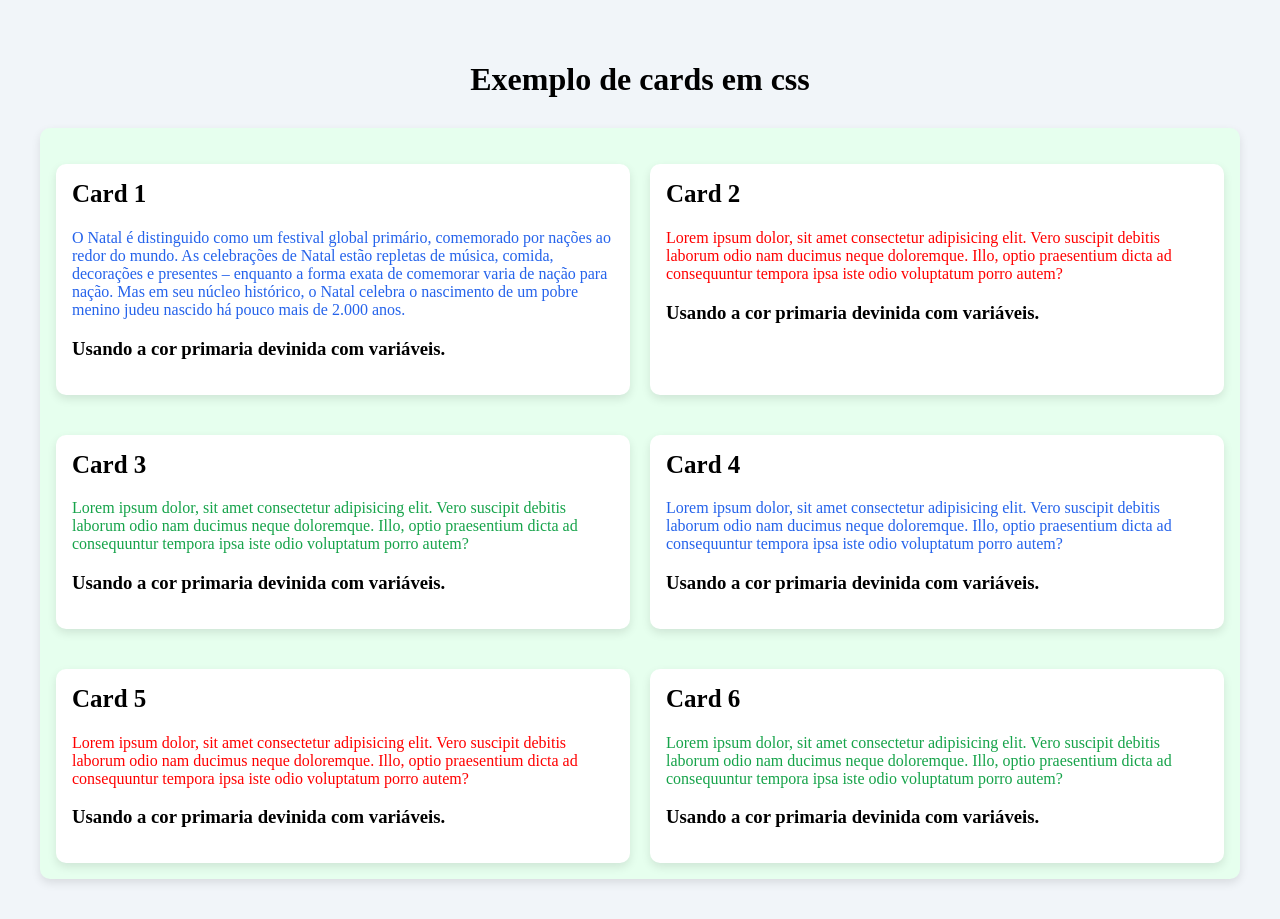
<file: AULA_5/index.html>
<!DOCTYPE html>
<html lang="pt-br">
<head>
    <meta charset="UTF-8">
    <meta name="viewport" content="width= , initial-scale=1.0">
    <title>VARIÁVEIS EM CSS</title>
    <link rel="stylesheet" href="style.css">
</head>
<body>

    <!--(ctrl + A ) ---- shift + alt + F   -->

<body>
    <div id="google_translate_element"></div>
    <h1>Exemplo de cards em css</h1>

    <div class="cards">


        <div class="card_azul">

            <h2>Card 1</h2>
            <p>O Natal é distinguido como um festival global primário, comemorado por nações ao redor do mundo. As celebrações de Natal estão repletas de música, comida, decorações e presentes – enquanto a forma exata de comemorar varia de nação para nação. Mas em seu núcleo histórico, o Natal celebra o nascimento de um pobre menino judeu nascido há pouco mais de 2.000 anos.</p>

            <h3>Usando a cor primaria devinida com variáveis.</h3>

        </div>




        <div class="card_verde">

            <h2>Card 2</h2>
            <p>Lorem ipsum dolor, sit amet consectetur adipisicing elit. Vero suscipit debitis laborum odio nam ducimus
                neque doloremque. Illo, optio praesentium dicta ad consequuntur tempora ipsa iste odio voluptatum porro
                autem?</p>

            <h3>Usando a cor primaria devinida com variáveis.</h3>

        </div>

        <div class="card_vermelho">

            <h2>Card 3</h2>
            <p>Lorem ipsum dolor, sit amet consectetur adipisicing elit. Vero suscipit debitis laborum odio nam ducimus
                neque doloremque. Illo, optio praesentium dicta ad consequuntur tempora ipsa iste odio voluptatum porro
                autem?</p>

            <h3>Usando a cor primaria devinida com variáveis.</h3>

        </div>


        <div class="card_azul">

            <h2>Card 4</h2>
            <p>Lorem ipsum dolor, sit amet consectetur adipisicing elit. Vero suscipit debitis laborum odio nam ducimus
                neque doloremque. Illo, optio praesentium dicta ad consequuntur tempora ipsa iste odio voluptatum porro
                autem?</p>

            <h3>Usando a cor primaria devinida com variáveis.</h3>

        </div>




        <div class="card_verde">

            <h2>Card 5</h2>
            <p>Lorem ipsum dolor, sit amet consectetur adipisicing elit. Vero suscipit debitis laborum odio nam ducimus
                neque doloremque. Illo, optio praesentium dicta ad consequuntur tempora ipsa iste odio voluptatum porro
                autem?</p>

            <h3>Usando a cor primaria devinida com variáveis.</h3>

        </div>

        <div class="card_vermelho">

            <h2>Card 6</h2>
            <p>Lorem ipsum dolor, sit amet consectetur adipisicing elit. Vero suscipit debitis laborum odio nam ducimus
                neque doloremque. Illo, optio praesentium dicta ad consequuntur tempora ipsa iste odio voluptatum porro
                autem?</p>

            <h3>Usando a cor primaria devinida com variáveis.</h3>

        </div>




     



    </div>


    <script type="text/javascript">
        function googleTranslateElementInit() {
          new google.translate.TranslateElement({pageLanguage: 'en'}, 'google_translate_element');
        }
        </script>


</body>
</html>
</file>
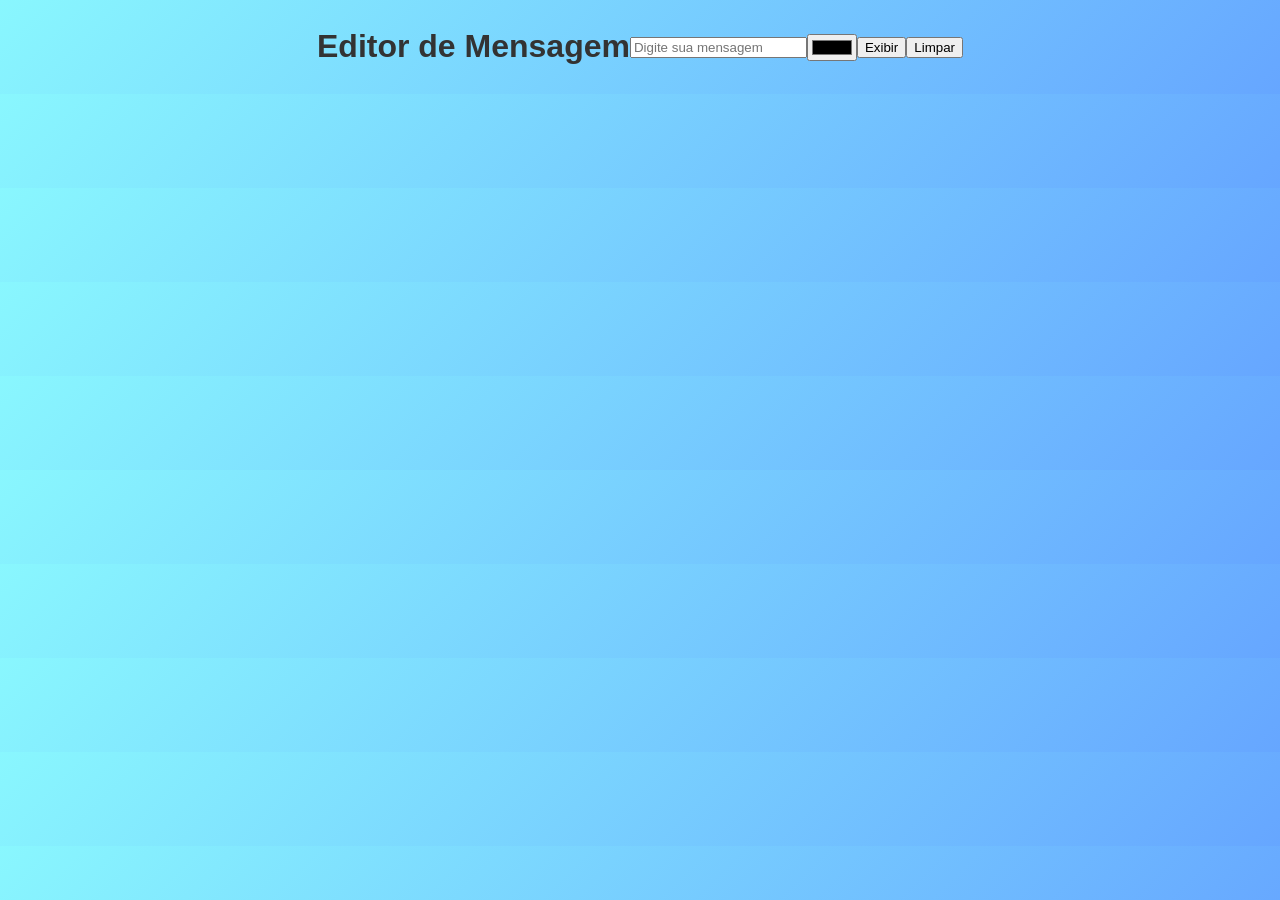
<file: AULA_7/index.html>
<!--- index.html----->

<!DOCTYPE html>
<html lang="pt-br">
<head>
    <meta charset="UTF-8">
    <title>Editor de Mensagem</title>
   <link rel="stylesheet" href="estilo.css">
   
</head>
<body>


    <h1>Editor de Mensagem</h1>


    <input type="text" id="texto" placeholder="Digite sua mensagem">


    <input type="color" id="cor">


    <br><br>


    <button id="btnExibir">Exibir</button>
    <button id="btnLimpar">Limpar</button>


    <p id="resultado"></p>


    <script src="script.js"></script>


</body>
</html>
</file>
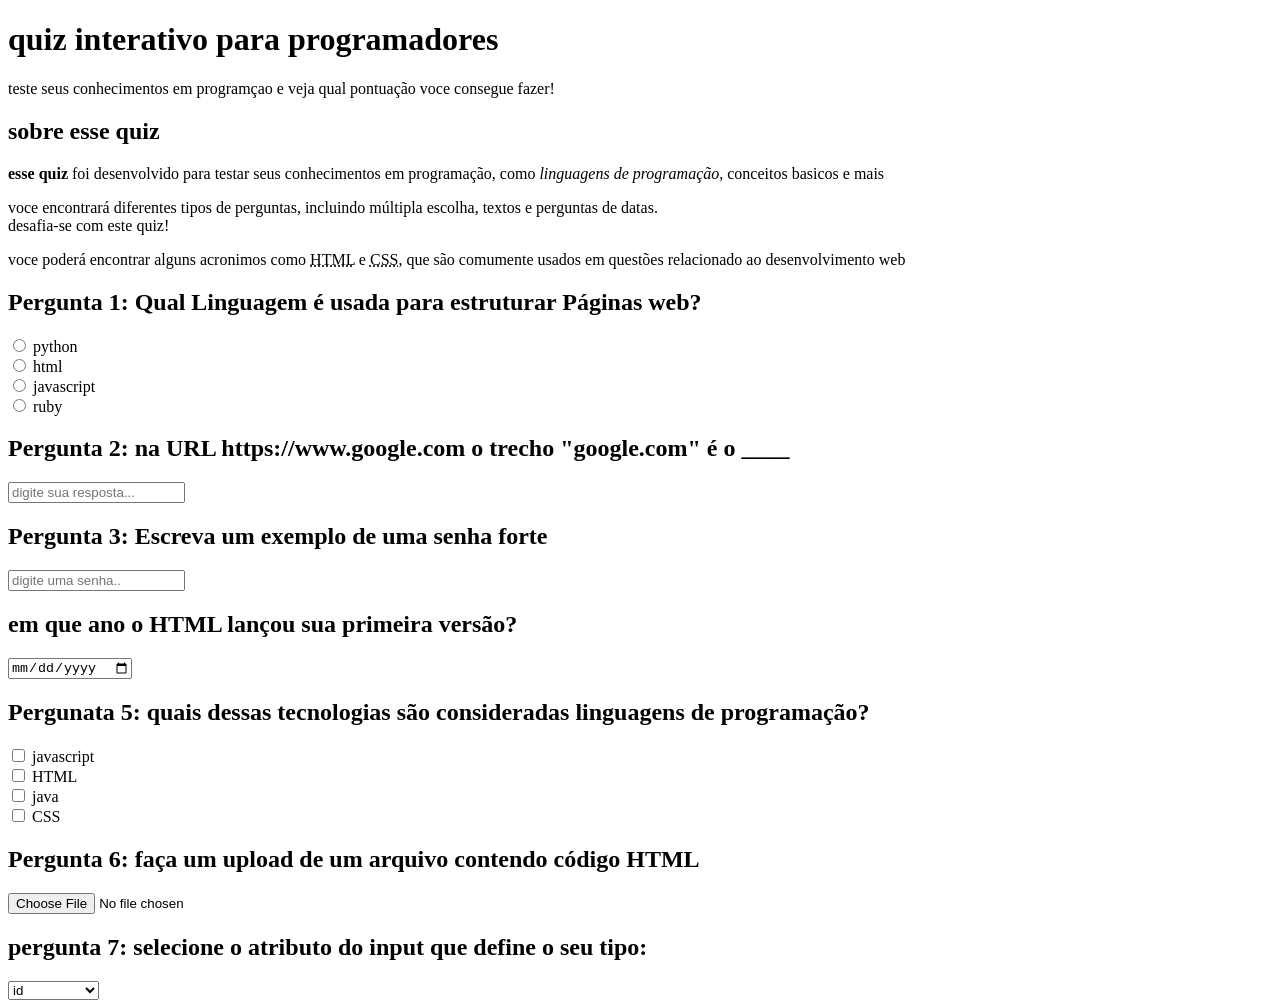
<file: Meu_site.html>
<!DOCTYPE html>
<!-- saved from url=(0032)http://127.0.0.1:5500/index.html -->
<html lang="en"><head><meta http-equiv="Content-Type" content="text/html; charset=UTF-8">
    
    <meta name="viewport" content="width=device-width, initial-scale=1.0">
    <title>Meu_site</title>
</head>
<body>
    
    <header>
        <h1>quiz interativo para programadores</h1>
        <p>teste seus conhecimentos em programçao e veja qual pontuação voce consegue fazer!</p>
    </header>

    <main>
        <!-- Introdução-->
        <section>
            <h2>sobre esse quiz</h2>
            <p><strong>esse quiz</strong> foi desenvolvido para testar seus conhecimentos em programação, como <em>linguagens de programação</em>, conceitos basicos e mais</p>
            <p>voce encontrará diferentes tipos de perguntas, incluindo múltipla escolha, textos e perguntas de datas. <br>desafia-se com este quiz!</p>
            <p>voce poderá encontrar alguns acronimos como <abbr title="HyperText markup language">HTML</abbr> e <abbr title="Cascading Style Sheets">CSS</abbr>, que são comumente usados em questões relacionado ao desenvolvimento web </p>
        </section>
        <!-- pergunta 1 : multipla escolha-->
        <section>
            <h2>Pergunta 1: Qual Linguagem é usada para estruturar Páginas web?</h2>
            <form> 
                <input type="radio" value="python" id="p1a" name="pergunta1"> 
                <label for="p1a">python</label><br>

                <input type="radio" value="html" id="p1b" name="pergunta1"> 
                <label for="p1b">html</label><br>
                
                <input type="radio" value="javascript" id="p1c" name="pergunta1"> 
                <label for="p1c">javascript</label><br>

                <input type="radio" value="ruby" id="p1d" name="pergunta1"> 
                <label for="p1c">ruby</label><br>
                

            </form>
        </section>
        <!-- pergunta 2: texto-->
         <section>
            <h2>Pergunta 2: na URL https://www.google.com o trecho "google.com" é o ____</h2>
            <form>
                 <input type="text" id="p2" name="pergunta2" placeholder="digite sua resposta...">
            </form>
         </section>
         <!-- pergunta 3: senha-->
          <section>
            <h2>Pergunta 3: Escreva um exemplo de uma senha forte</h2>
            <form>
                <input type="password" id="p3" name="pergunta3" placeholder="digite uma senha..">

            </form>
          </section>
          <!-- pergunta 4: data-->
           <section>
            <h2>em que ano o HTML lançou sua primeira versão?</h2>
            <form>
                <input type="date" id="p4" name="pergunta4">
            </form>
           </section>
           <!-- pergunta 5: seleção multipla-->
            <section>
                <h2>Pergunata 5: quais dessas tecnologias são consideradas linguagens de programação?</h2>
                <form>
                    <input type="checkbox" id="p5a" name="pergunta5" value="javascript">
                    <label for="p5a">javascript</label><br>

                    <input type="checkbox" id="p5b" name="pergunta5" value="HTML">
                    <label for="p5a">HTML</label><br>

                    <input type="checkbox" id="p5c" name="pergunta5" value="java">
                    <label for="p5a">java</label><br>

                    <input type="checkbox" id="p5d" name="pergunta5" value="CSS">
                    <label for="p5a">CSS</label><br>

                </form>
            </section>
            <!--pergunta 6: upload de arquivo -->
            <section>
                <h2>Pergunta 6: faça um upload de um arquivo contendo código HTML</h2>
                <form>
                    <input type="file" id="p6" name="pergunta6">
                </form>
            </section>
            <!-- pergunta 7: menu suspenso-->
             <section>
                <h2>pergunta 7: selecione o atributo do input que define o seu tipo:</h2>
                <form>
                    <select name="pergunta7" id="p7">
                        <option value="id">id</option>
                        <option value="type">type</option>
                        <option value="placeholder">placeholder</option>

             <!--pergunta 8: imagem-->
             <section>
            <h2>pergunta 8: qual linguagem de programação é representada pelo logotipo abaixo</h2>

                
             </section>
             <h1>teste aparecendo</h1>

    

    <footer>

    </footer>

<!-- Code injected by live-server -->
<script>
	// <![CDATA[  <-- For SVG support
	if ('WebSocket' in window) {
		(function () {
			function refreshCSS() {
				var sheets = [].slice.call(document.getElementsByTagName("link"));
				var head = document.getElementsByTagName("head")[0];
				for (var i = 0; i < sheets.length; ++i) {
					var elem = sheets[i];
					var parent = elem.parentElement || head;
					parent.removeChild(elem);
					var rel = elem.rel;
					if (elem.href && typeof rel != "string" || rel.length == 0 || rel.toLowerCase() == "stylesheet") {
						var url = elem.href.replace(/(&|\?)_cacheOverride=\d+/, '');
						elem.href = url + (url.indexOf('?') >= 0 ? '&' : '?') + '_cacheOverride=' + (new Date().valueOf());
					}
					parent.appendChild(elem);
				}
			}
			var protocol = window.location.protocol === 'http:' ? 'ws://' : 'wss://';
			var address = protocol + window.location.host + window.location.pathname + '/ws';
			var socket = new WebSocket(address);
			socket.onmessage = function (msg) {
				if (msg.data == 'reload') window.location.reload();
				else if (msg.data == 'refreshcss') refreshCSS();
			};
			if (sessionStorage && !sessionStorage.getItem('IsThisFirstTime_Log_From_LiveServer')) {
				console.log('Live reload enabled.');
				sessionStorage.setItem('IsThisFirstTime_Log_From_LiveServer', true);
			}
		})();
	}
	else {
		console.error('Upgrade your browser. This Browser is NOT supported WebSocket for Live-Reloading.');
	}
	// ]]>
</script>

</select></form></section></main></body></html>
</file>
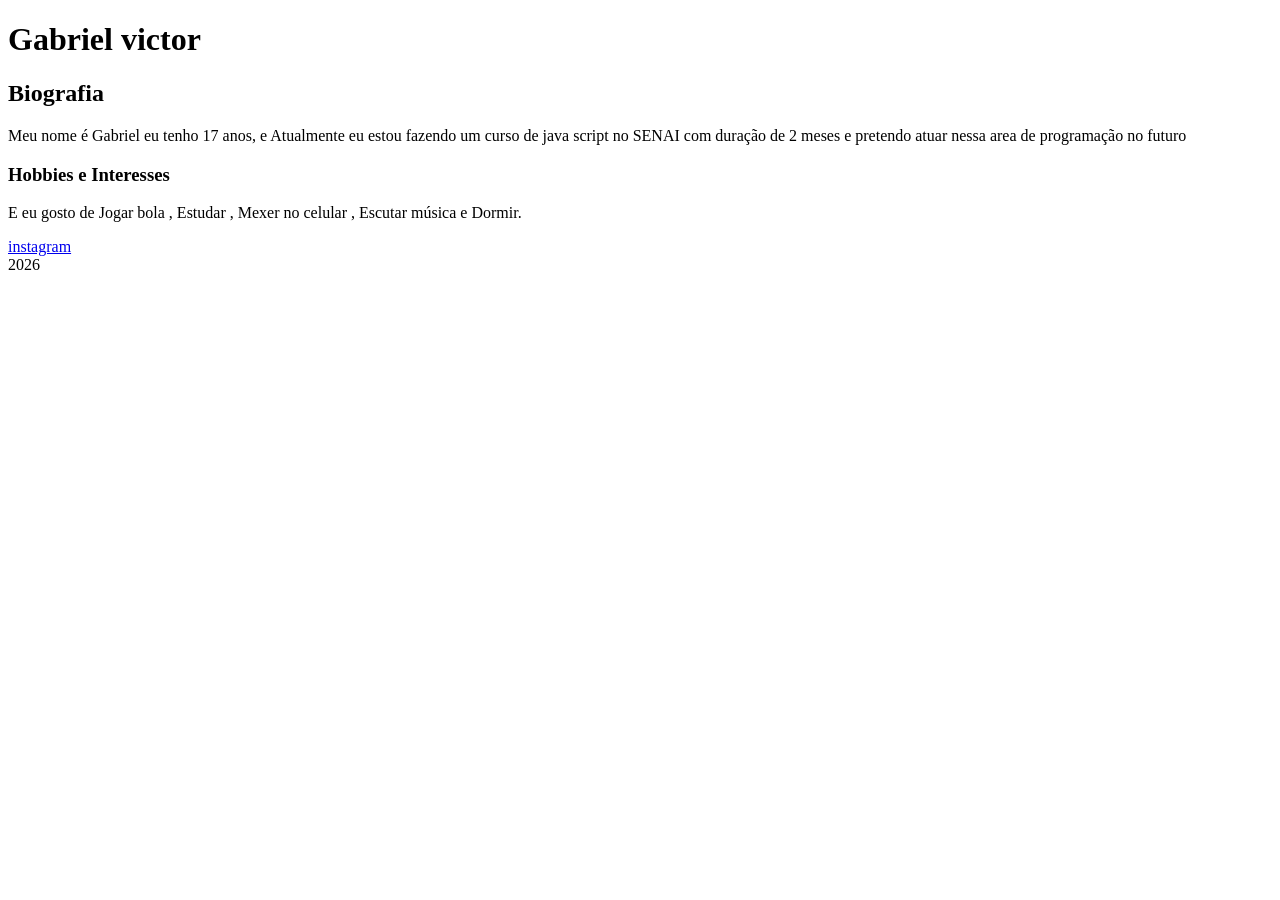
<file: perfil.html>
<!DOCTYPE html>
<html lang="pt-br">
<head>
    <meta charset="UTF-8">
    <meta name="viewport" content="width=device-width, initial-scale=1.0">
    <title>perfil</title>

</head>
<body>
    <header>
    <h1>Gabriel victor</h1>
</header>

<section>
    <h2>Biografia</h2>
    <p>Meu nome é Gabriel eu tenho 17 anos, e Atualmente eu estou fazendo um curso de java script
        no SENAI com duração de 2 meses e pretendo atuar nessa area de programação no futuro
    </p>
<h3>Hobbies e Interesses</h3>
    <p>E eu gosto de Jogar bola , Estudar , Mexer no celular , Escutar música e Dormir.
 
        
    </p>
    <a href="https://www.instagram.com/gab_oliveirazl/">instagram</a>
</section>

<footer>

2026

</footer>
    
</body>
</html>
</file>
<file: AULA_5/style.css>
:root{
    --cor-fundo:#f1f5f9;
    --cor-card:#ffffff;
    --cor-primaria:#2563eb;
    --cor-secundaria:#16a34a;
    --cor-alerta: red;
    --cor-texto:#000000;
    --fundo-card-principal:#e6ffee;
    
    --fonte-padrao:'Arial, sans-serif';
    --raio:10px;
    --sombra:0 4px 10px rgba(0,0,0,0.1);
    --espacamento: 16px;
    --espacamento-2:30px;
    --espacamento-superior: 20px;
    --cor_paragrafo-azul:var(--cor-primaria);
    --cor_paragrafo-verde:var(--cor-alerta);
    --cor_paragrafo-vermelho:var(--cor-secundaria);
    }
    
    
    body{
        margin: 0;
        padding: 40px;
        background-color: var(--cor-fundo);
        font-family: var(--fonte-padrao);
        color: var(--cor-texto);
    }
    
    h1{
        text-align: center;
        margin-bottom: var(--espacamento-2);
    }
    
    .cards {
    background-color: var(--fundo-card-principal);
    padding: var(--espacamento);
    border-radius: var(--raio);
    box-shadow: var(--sombra);
    border-top:var(--espacamento) ;
    display: grid;
    grid-template-columns: repeat(auto-fit, minmax(450px,1fr));
    gap: 20px;
    
    }
    
    .card_azul{
        
        background-color: var(--cor-card);
        padding: var(--espacamento);
        border-radius: var(--raio);
        box-shadow: var(--sombra);
        border-top:var(--espacamento) ;
        margin-top: var(--espacamento-superior);
    
    }
    
    .card_verde{
        background-color: var(--cor-card);
        padding: var(--espacamento);
        border-radius: var(--raio);
        box-shadow: var(--sombra);
        border-top:var(--espacamento) ;
        margin-top: var(--espacamento-superior);
    
    }
    
    
    .card_vermelho{
        background-color: var(--cor-card);
        padding: var(--espacamento);
        border-radius: var(--raio);
        box-shadow: var(--sombra);
        border-top:var(--espacamento) ;
        margin-top: var(--espacamento-superior);
    
    }
    
    .card_azul h2{
    
    margin-top: 0;
    font-size: 25px;
    
    }
    
    .card_verde h2{
    
        margin-top: 0;
        font-size: 25px;
        
    }    
    
    
    .card_vermelho h2{
    
        margin-top: 0;
        font-size: 25px;
        
    }    
    
    .card_azul p{
    color:var(--cor_paragrafo-azul);
    
    }
    
    .card_verde p{
        color:var(--cor_paragrafo-verde);
        
        }
    
    
        .card_vermelho p{
            color:var(--cor_paragrafo-vermelho);
            
            }
</file>
<file: AULA_7/estilo.css>
body{
background-color: rgb(33, 218, 224);
display: flex;
justify-content: center;
align-items: center;
font-family: 'Arial', sans-serif;
color: #333;
line-height: 1.6;
margin: 50px;
background: linear-gradient(135deg, #89f7fe, #66a6ff);
max-width: 1200px;
margin: 0 auto;
}
</file>
